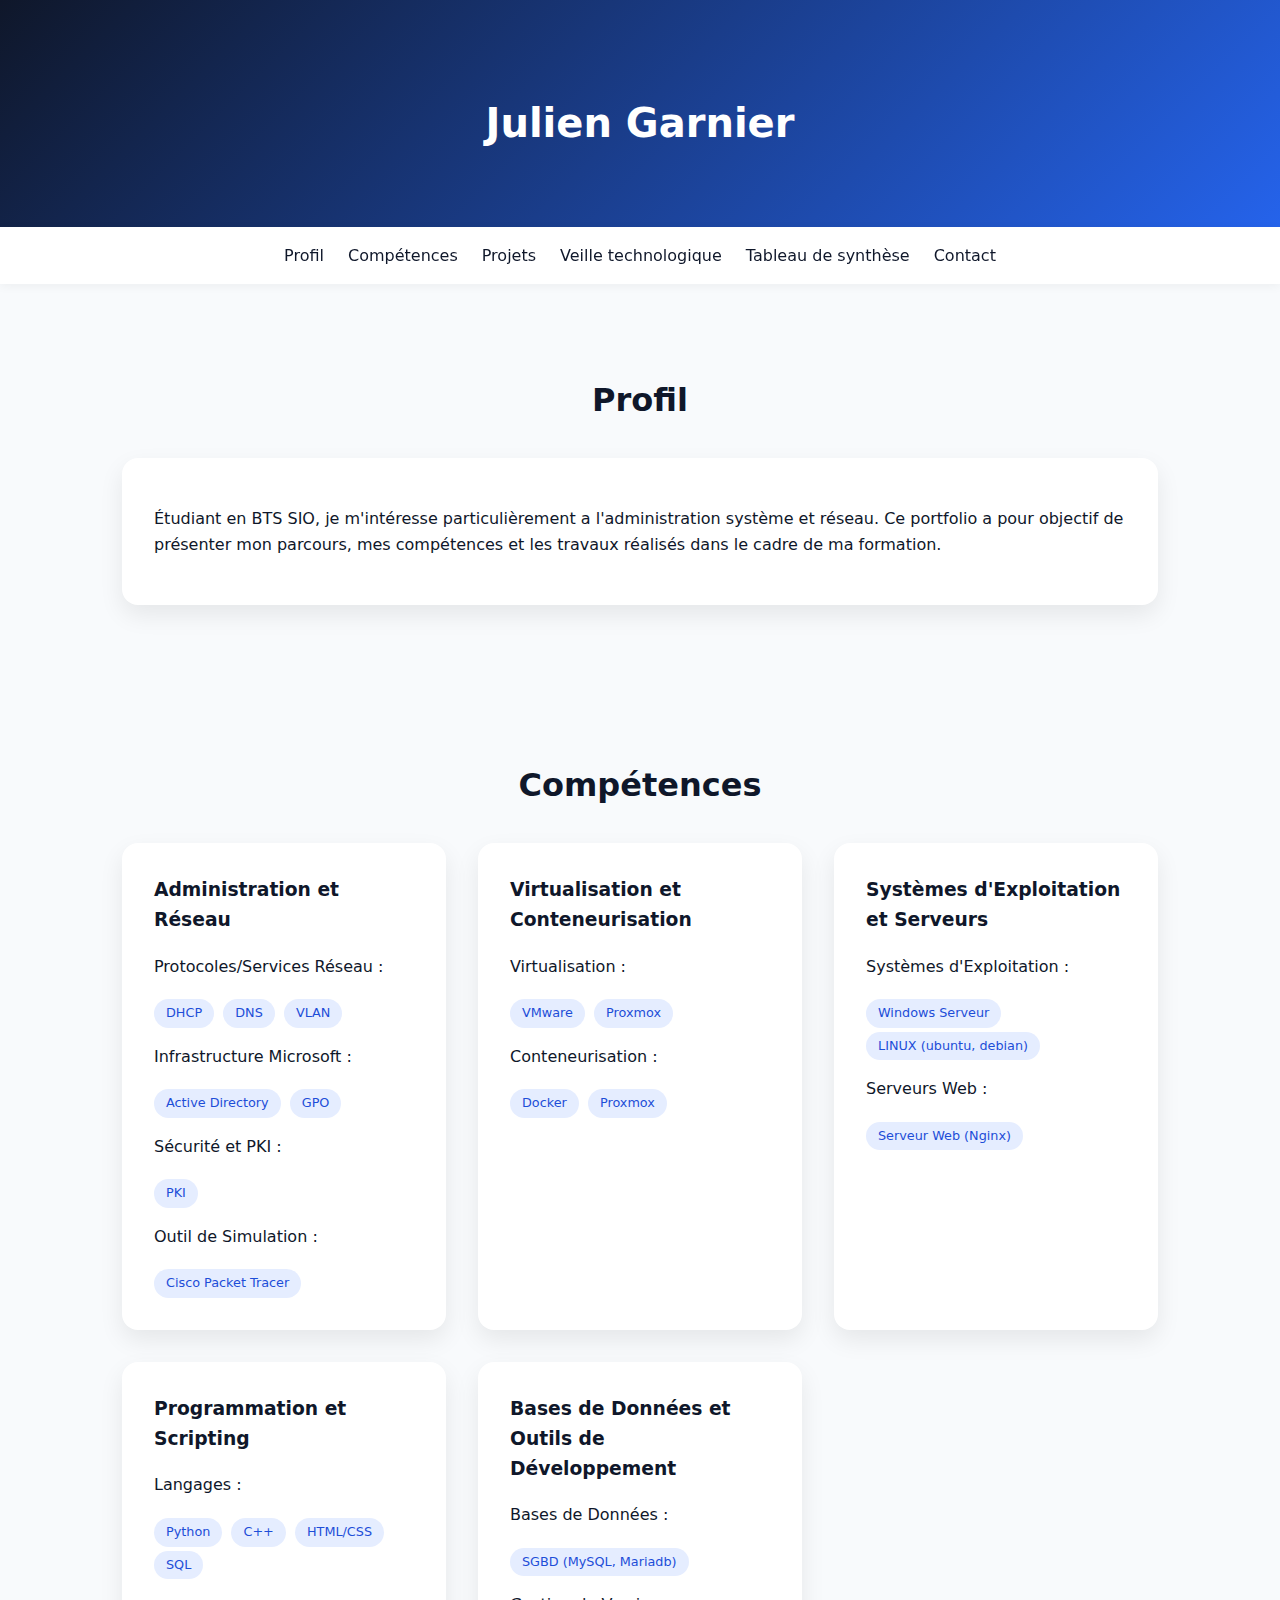
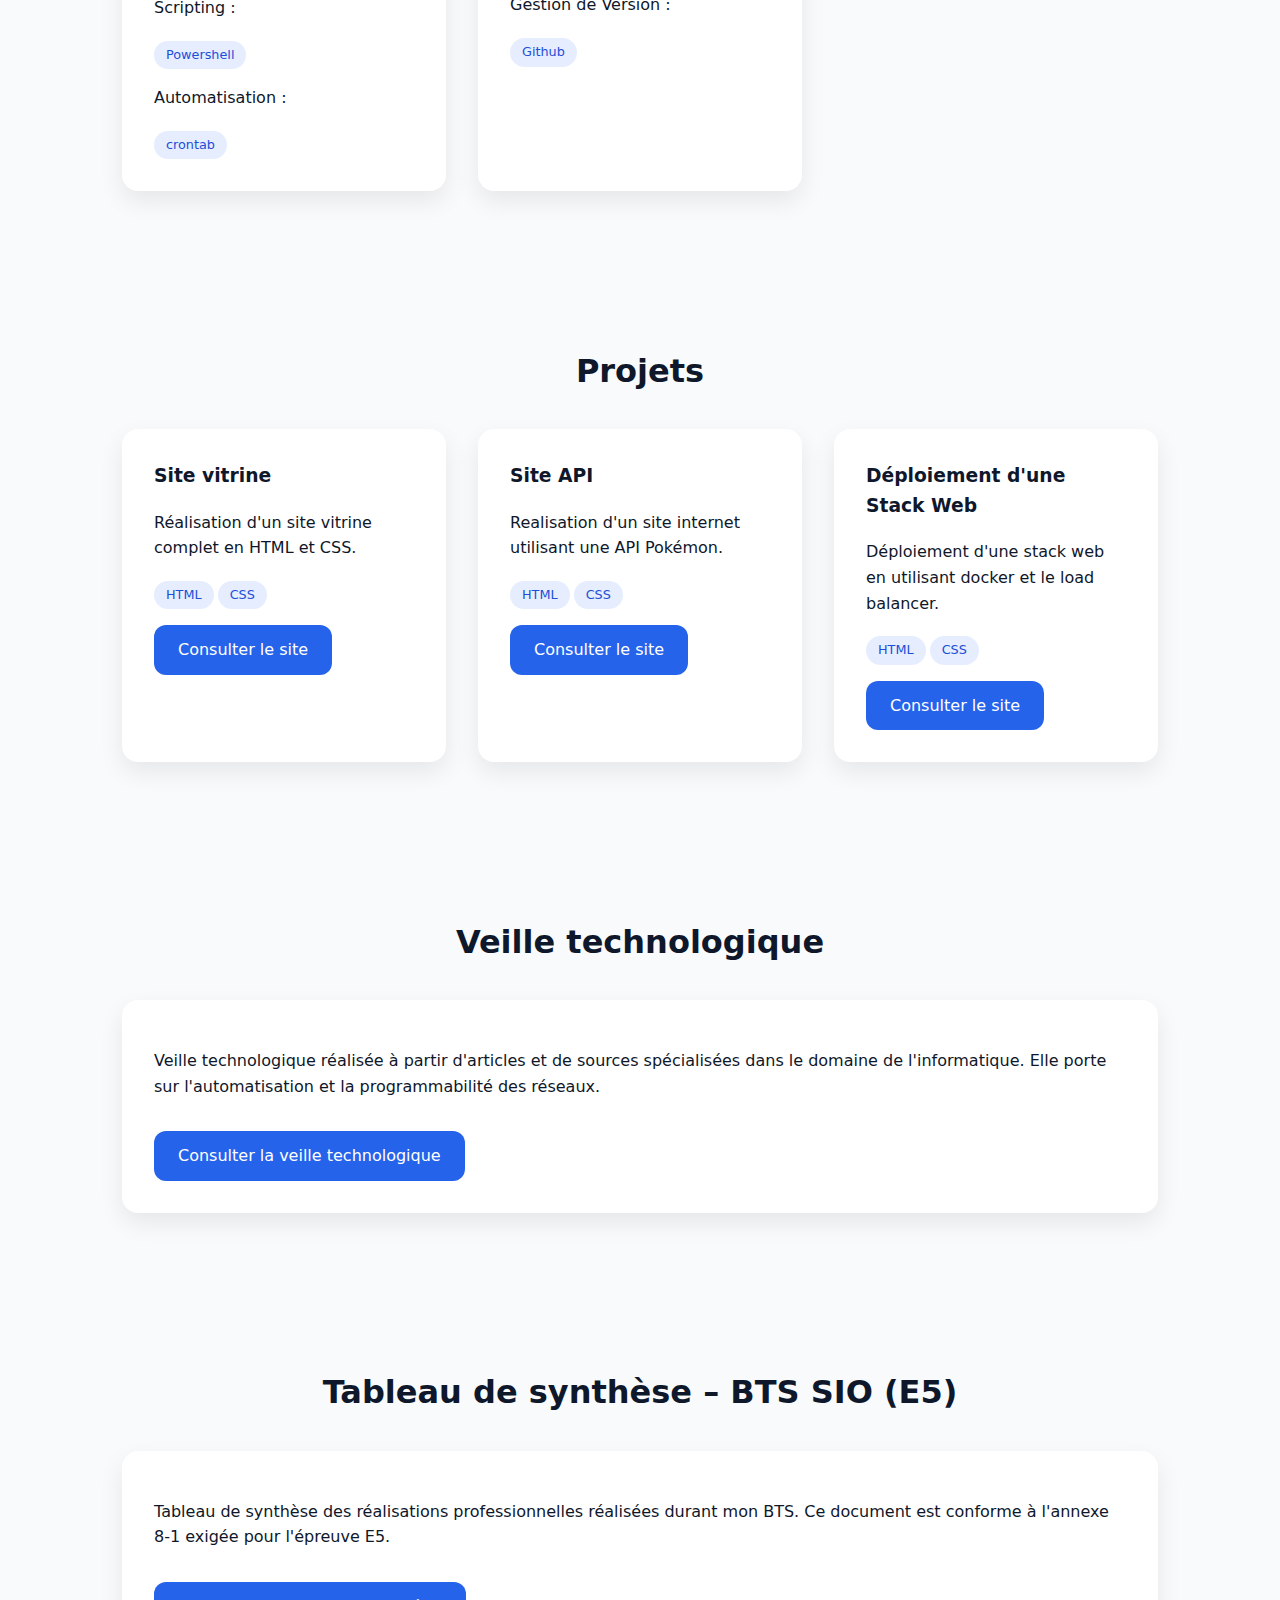
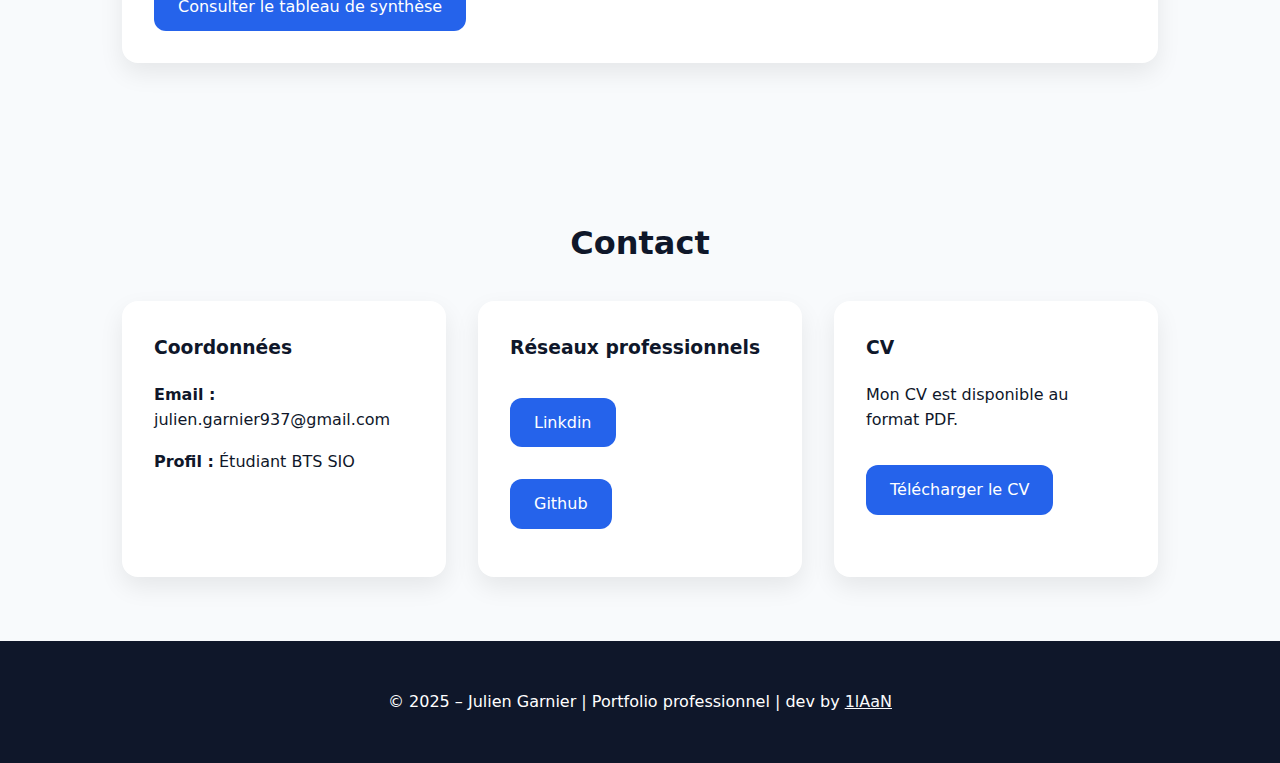
<file: index.html>
<!DOCTYPE html>
<html lang="fr">

<head>
  <meta charset="UTF-8" />
  <meta name="viewport" content="width=device-width, initial-scale=1.0" />
  <title>Julien Garnier – Portfolio</title>
  <style>
    html,
    body {
      scroll-behavior: smooth;
    }

    :root {
      --primary: #0f172a;
      --secondary: #2563eb;
      --bg: #f8fafc;
      --card: #ffffff;
      --text: #0f172a;
      --muted: #64748b;
    }

    * {
      box-sizing: border-box;
    }

    body {
      margin: 0;
      font-family: system-ui, -apple-system, BlinkMacSystemFont, 'Segoe UI', Roboto, Ubuntu, sans-serif;
      background: var(--bg);
      color: var(--text);
      line-height: 1.6;
    }

    header {
      background: linear-gradient(135deg, var(--primary), var(--secondary));
      color: white;
      padding: 4rem 2rem;
      text-align: center;
    }

    .lien {

      color: #f8fafc;
    }

    header h1 {
      font-size: 2.5rem;
      margin-bottom: .5rem;
    }

    header p {
      max-width: 700px;
      margin: auto;
      opacity: .95;
    }

    nav {
      background: white;
      position: sticky;
      top: 0;
      z-index: 10;
      box-shadow: 0 2px 10px rgba(0, 0, 0, .05);
    }

    nav ul {
      display: flex;
      gap: 1.5rem;
      list-style: none;
      margin: 0;
      padding: 1rem 2rem;
      justify-content: center;
    }

    nav a {
      text-decoration: none;
      color: var(--text);
      font-weight: 500;
    }

    nav a:hover {
      color: var(--secondary);
    }

    section {
      padding: 4rem 2rem;
      max-width: 1100px;
      margin: auto;
      scroll-margin-top: 60px;
    }

    h2 {
      font-size: 2rem;
      margin-bottom: 2rem;
      text-align: center;
    }

    .grid {
      display: grid;
      grid-template-columns: repeat(auto-fit, minmax(260px, 1fr));
      gap: 2rem;
    }

    .card {
      background: var(--card);
      border-radius: 1rem;
      padding: 2rem;
      box-shadow: 0 10px 25px rgba(0, 0, 0, .08);
    }

    .card h3 {
      margin-top: 0;
    }

    .tags span {
      display: inline-block;
      background: #e5edff;
      color: #1d4ed8;
      padding: .25rem .75rem;
      border-radius: 999px;
      font-size: .8rem;
      margin: .25rem .25rem 0 0;
    }

    footer {
      background: var(--primary);
      color: white;
      text-align: center;
      padding: 2rem;
    }

    .btn {
      display: inline-block;
      margin-top: 1rem;
      background: var(--secondary);
      color: white;
      padding: .75rem 1.5rem;
      border-radius: .75rem;
      text-decoration: none;
      font-weight: 500;
    }

    .btn:hover {
      opacity: .9;
    }
  </style>
</head>

<body>

  <header>
    <h1>Julien Garnier</h1>
  </header>

  <nav>
    <ul>
      <li><a href="#profil">Profil</a></li>
      <li><a href="#competences">Compétences</a></li>
      <li><a href="#projets">Projets</a></li>
      <li><a href="#veille">Veille technologique</a></li>
      <li><a href="#synthese">Tableau de synthèse</a></li>
      <li><a href="#contact">Contact</a></li>
    </ul>
  </nav>

  <section id="profil">
    <h2>Profil</h2>
    <div class="card">
      <p>
        Étudiant en BTS SIO, je m'intéresse particulièrement a l'administration système et réseau.
        Ce portfolio a pour objectif de présenter mon parcours, mes compétences et les travaux réalisés
        dans le cadre de ma formation.
      </p>
    </div>
  </section>

  <section id="competences">
    <h2>Compétences</h2>
    <div class="grid">
      <div class="card">
        <h3>Administration et Réseau</h3>
        <div class="tags">
          <p>Protocoles/Services Réseau :</p>
          <span>DHCP</span>
          <span>DNS</span>
          <span>VLAN</span>
          <p>Infrastructure Microsoft :</p>
          <span>Active Directory</span>
          <span>GPO</span>
          <p>Sécurité et PKI :</p>
          <span>PKI</span>
          <p>Outil de Simulation :</p>
          <span>Cisco Packet Tracer</span>
        </div>
      </div>
      <div class="card">
        <h3>Virtualisation et Conteneurisation</h3>
        <div class="tags">
          <p>Virtualisation :</p>
          <span>VMware</span>
          <span>Proxmox</span>
          <p>Conteneurisation :</p>
          <span>Docker</span>
          <span>Proxmox</span>
        </div>
      </div>
      <div class="card">
        <h3>Systèmes d'Exploitation et Serveurs</h3>
        <div class="tags">
          <p>Systèmes d'Exploitation :</p>
          <span>Windows Serveur</span>
          <span>LINUX (ubuntu, debian)</span>
          <p>Serveurs Web :</p>
          <span>Serveur Web (Nginx)</span>
        </div>
      </div>
      <div class="card">
        <h3>Programmation et Scripting</h3>
        <div class="tags">
          <p>Langages :</p>
          <span>Python</span>
          <span>C++</span>
          <span>HTML/CSS</span>
          <span>SQL</span>
          <p>Scripting :</p>
          <span>Powershell</span>
          <p>Automatisation :</p>
          <span>crontab</span>
        </div>
      </div>
      <div class="card">
        <h3>Bases de Données et Outils de Développement</h3>
        <div class="tags">
          <p>Bases de Données :</p>
          <span>SGBD (MySQL, Mariadb)</span>
          <p>Gestion de Version :</p>
          <span>Github</span>
        </div>
      </div>
    </div>
  </section>

  <section id="projets">
    <h2>Projets</h2>
    <div class="grid">
      <div class="card">
        <h3>Site vitrine</h3>
        <p>Réalisation d'un site vitrine complet en HTML et CSS.</p>
        <div class="tags"><span>HTML</span><span>CSS</span></div>
        <a class="btn" href="PROJET/site vitrine/index.html" target="_blank">Consulter le site</a>
      </div>
      <div class="card">
        <h3>Site API</h3>
        <p>Realisation d'un site internet utilisant une API Pokémon.</p>
        <div class="tags"><span>HTML</span><span>CSS</span></div>
        <a class="btn" href="PROJET/PokeProjet/PokeProjet/Poke_index.html" target="_blank">Consulter le site</a>
      </div>
      <div class="card">
        <h3>Déploiement d'une Stack Web</h3>
        <p>Déploiement d'une stack web en utilisant docker et le load balancer.</p>
        <div class="tags"><span>HTML</span><span>CSS</span></div>
        <a class="btn" href="TP Loadbalancer-1.odt" target="_blank">Consulter le site</a>
      </div>
    </div>
  </section>

  <section id="veille">
    <h2>Veille technologique</h2>
    <div class="card">
      <p>
        Veille technologique réalisée à partir d'articles et de sources spécialisées dans le domaine de l'informatique.
        Elle porte sur l'automatisation et la programmabilité des réseaux.
      </p>
      <a class="btn" href="Article veille techno/veille informationelle.xlsx" download>Consulter la veille
        technologique</a>
    </div>
  </section>

  <section id="synthese">
    <h2>Tableau de synthèse – BTS SIO (E5)</h2>
    <div class="card">
      <p>
        Tableau de synthèse des réalisations professionnelles réalisées durant mon BTS.
        Ce document est conforme à l'annexe 8-1 exigée pour l'épreuve E5.
      </p>
      <a class="btn" href="8 - BTS SIO - Annexe 8-1 - Tableau de synthe╠Çse - Epreuve E5 - 2025 1.xlsx"
        download>Consulter le tableau de synthèse</a>
    </div>
  </section>

  <section id="contact">
    <h2>Contact</h2>
    <div class="grid">
      <div class="card">
        <h3>Coordonnées</h3>
        <p><strong>Email :</strong> julien.garnier937@gmail.com</p>
        <p><strong>Profil :</strong> Étudiant BTS SIO</p>
      </div>
      <div class="card">
        <h3>Réseaux professionnels</h3>
        <p><a class="btn" href="https://www.linkedin.com/in/julien-garnier-59138232b/" target="_blank">Linkdin</a></p>
        <p><a class="btn" href="https://github.com/Julien-koji" target="_blank">Github</a></p>
      </div>
      <div class="card">
        <h3>CV</h3>
        <p>Mon CV est disponible au format PDF.</p>
        <a class="btn" href="GARNIER Julien CV.pdf" download>Télécharger le CV</a>
      </div>
    </div>
  </section>

  <footer>
    <p>© 2025 – Julien Garnier | Portfolio professionnel | dev by <a class="lien" href="https://github.com/1laan"
        target="_blank"> 1lAaN</a></p>
  </footer>

  <script>
    document.querySelectorAll('a[href^="#"]').forEach(anchor => {
      anchor.addEventListener('click', function (e) {
        e.preventDefault();
        const target = document.querySelector(this.getAttribute('href'));
        if (!target) return;

        const navHeight = 60;
        const targetPosition = target.getBoundingClientRect().top + window.pageYOffset - navHeight;
        const startPosition = window.pageYOffset;
        const distance = targetPosition - startPosition;
        const duration = 800;
        let start = null;

        function animation(currentTime) {
          if (start === null) start = currentTime;
          const timeElapsed = currentTime - start;
          const run = ease(timeElapsed, startPosition, distance, duration);
          window.scrollTo(0, run);
          if (timeElapsed < duration) requestAnimationFrame(animation);
        }

        function ease(t, b, c, d) {
          t /= d / 2;
          if (t < 1) return c / 2 * t * t + b;
          t--;
          return -c / 2 * (t * (t - 2) - 1) + b;
        }

        requestAnimationFrame(animation);
      });
    });
  </script>
</body>

</html>
</file>
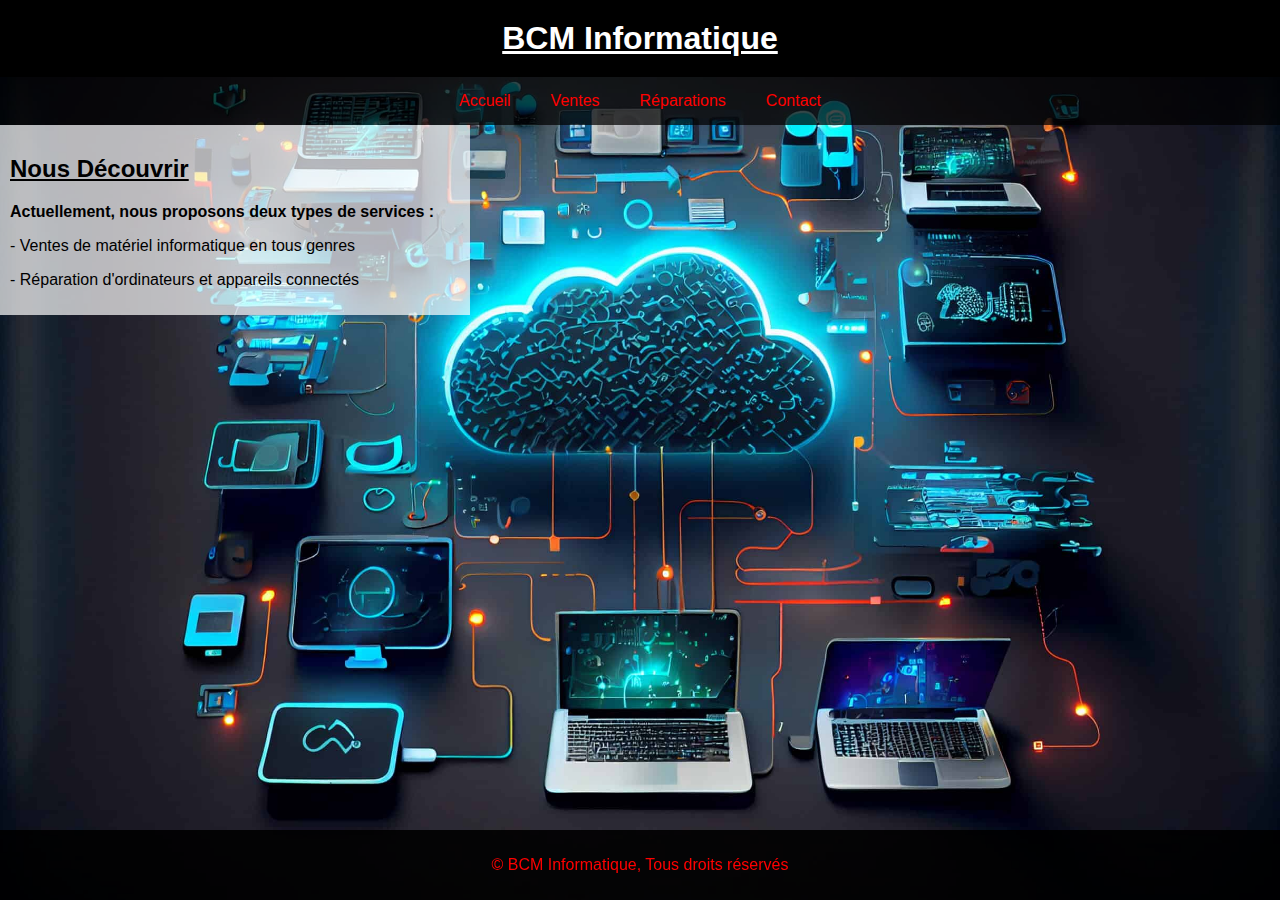
<file: site vitrine/index.html>
<!DOCTYPE html>
<html>
<head>
    <meta charset="UTF-8"/>
    <title>BCM INFORMATIQUE</title>
    <link rel="stylesheet" href="css/styles-accueil.css">
</head>
<body> 
    <header>
        <h1><u>BCM Informatique</u></h1>
    </header>
    <nav>
        <a href="index.html">Accueil</a>
        <a href="html pages/ventes.html">Ventes</a>
        <a href="html pages/reparations.html">Réparations</a>
        <a href="html pages/contact.html">Contact</a>
    </nav>
    <div class="container">
        <h2><u>Nous Découvrir</u></h2>
        <p><strong>Actuellement, nous proposons deux types de services :</strong></p> 
		<p>- Ventes de matériel informatique en tous genres</p>
		<p>- Réparation d'ordinateurs et appareils connectés</p>
    </div>
    <footer>
        <p>&copy; BCM Informatique, Tous droits réservés</p>
    </footer>
</body>
</html>
</file>
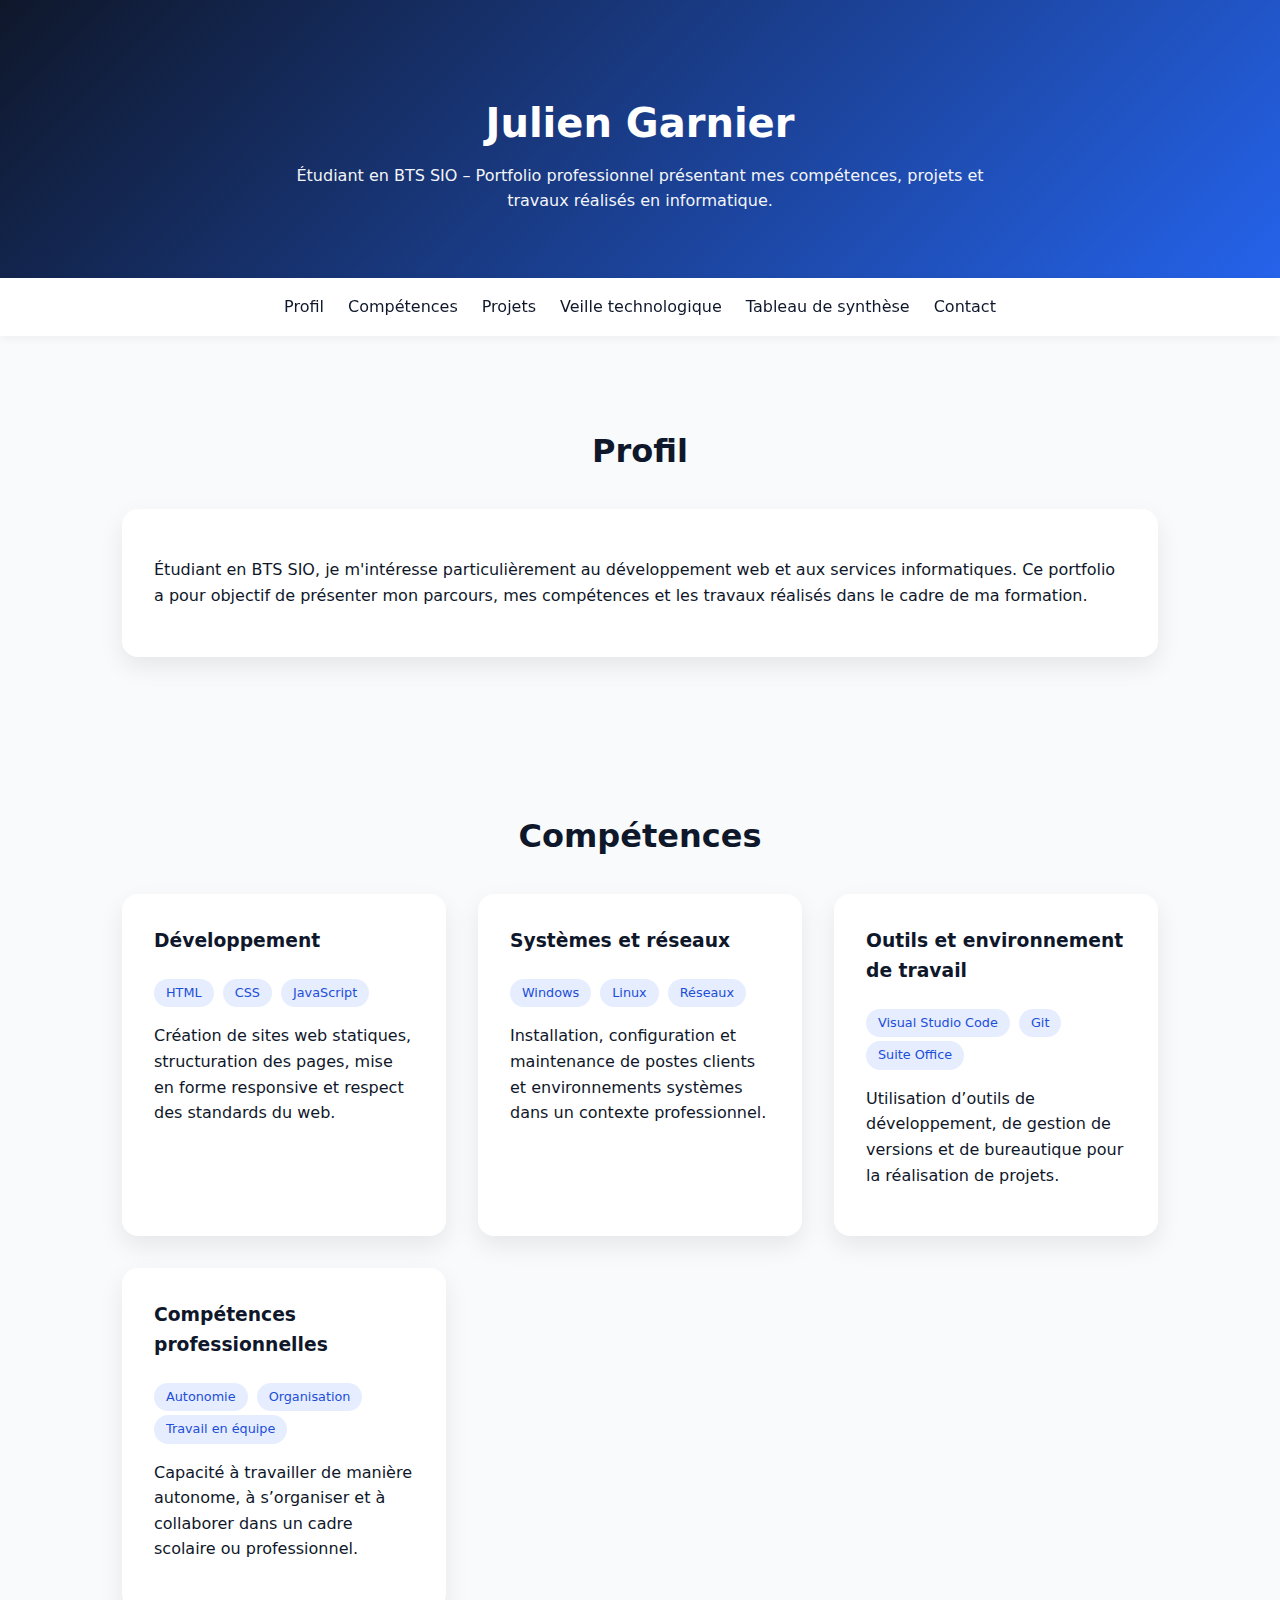
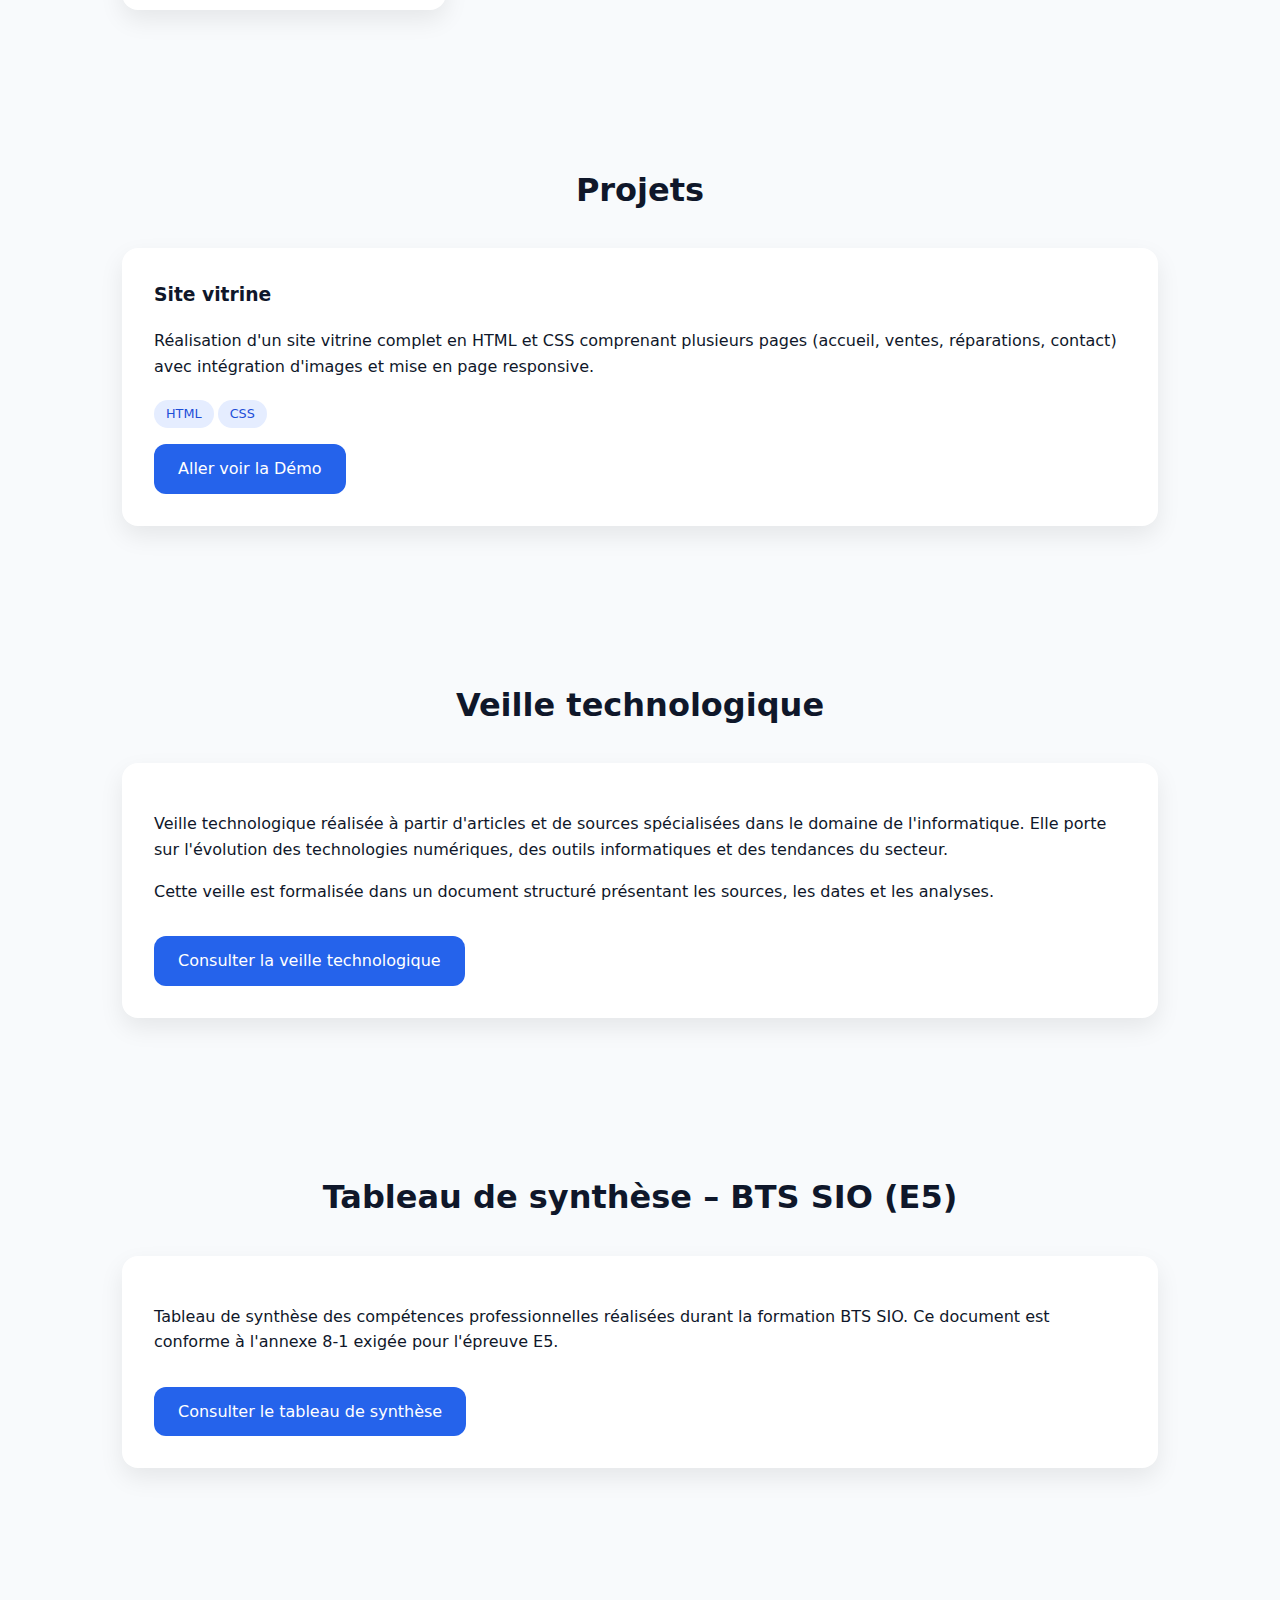
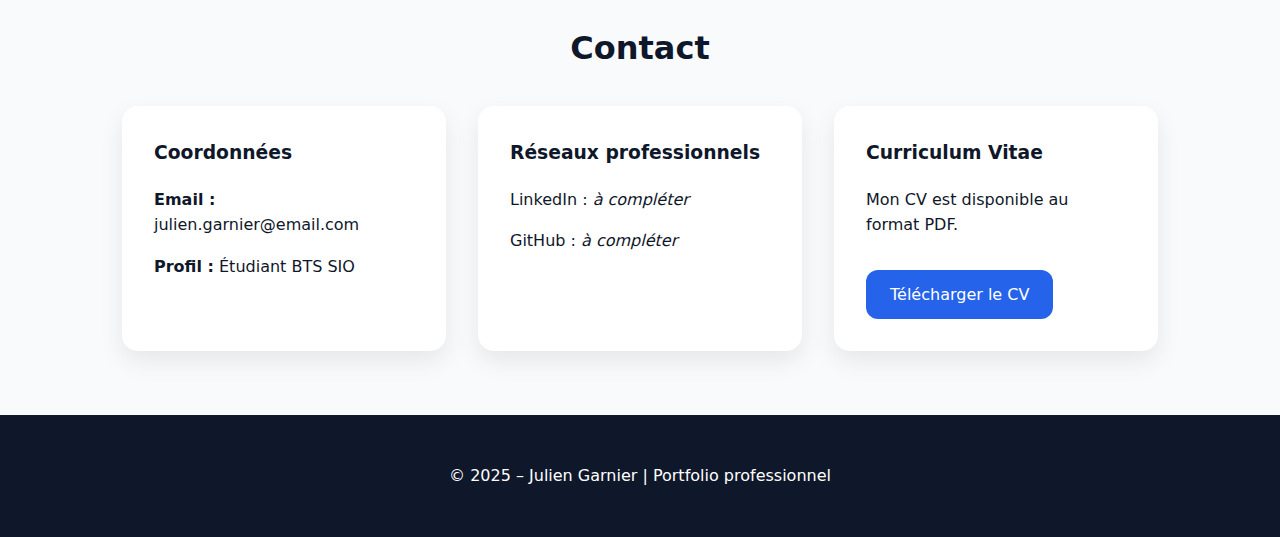
<file: portfolio_professionnel_julien_garnier.html>
<!DOCTYPE html>
<html lang="fr">
<head>
  <meta charset="UTF-8" />
  <meta name="viewport" content="width=device-width, initial-scale=1.0" />
  <title>Julien Garnier – Portfolio</title>
  <style>
    :root {
      --primary: #0f172a;
      --secondary: #2563eb;
      --bg: #f8fafc;
      --card: #ffffff;
      --text: #0f172a;
      --muted: #64748b;
    }
    * { box-sizing: border-box; }
    body {
      margin: 0;
      font-family: system-ui, -apple-system, BlinkMacSystemFont, 'Segoe UI', Roboto, Ubuntu, sans-serif;
      background: var(--bg);
      color: var(--text);
      line-height: 1.6;
    }
    header {
      background: linear-gradient(135deg, var(--primary), var(--secondary));
      color: white;
      padding: 4rem 2rem;
      text-align: center;
    }
    header h1 { font-size: 2.5rem; margin-bottom: .5rem; }
    header p { max-width: 700px; margin: auto; opacity: .95; }
    nav {
      background: white;
      position: sticky;
      top: 0;
      z-index: 10;
      box-shadow: 0 2px 10px rgba(0,0,0,.05);
    }
    nav ul {
      display: flex;
      gap: 1.5rem;
      list-style: none;
      margin: 0;
      padding: 1rem 2rem;
      justify-content: center;
    }
    nav a { text-decoration: none; color: var(--text); font-weight: 500; }
    nav a:hover { color: var(--secondary); }
    section {
      padding: 4rem 2rem;
      max-width: 1100px;
      margin: auto;
    }
    h2 { font-size: 2rem; margin-bottom: 2rem; text-align: center; }
    .grid {
      display: grid;
      grid-template-columns: repeat(auto-fit, minmax(260px, 1fr));
      gap: 2rem;
    }
    .card {
      background: var(--card);
      border-radius: 1rem;
      padding: 2rem;
      box-shadow: 0 10px 25px rgba(0,0,0,.08);
    }
    .card h3 { margin-top: 0; }
    .tags span {
      display: inline-block;
      background: #e5edff;
      color: #1d4ed8;
      padding: .25rem .75rem;
      border-radius: 999px;
      font-size: .8rem;
      margin: .25rem .25rem 0 0;
    }
    footer {
      background: var(--primary);
      color: white;
      text-align: center;
      padding: 2rem;
    }
    .btn {
      display: inline-block;
      margin-top: 1rem;
      background: var(--secondary);
      color: white;
      padding: .75rem 1.5rem;
      border-radius: .75rem;
      text-decoration: none;
      font-weight: 500;
    }
    .btn:hover { opacity: .9; }
  </style>
</head>
<body>

<header>
  <h1>Julien Garnier</h1>
  <p>Étudiant en BTS SIO – Portfolio professionnel présentant mes compétences, projets et travaux réalisés en informatique.</p>
</header>

<nav>
  <ul>
    <li><a href="#profil">Profil</a></li>
    <li><a href="#competences">Compétences</a></li>
    <li><a href="#projets">Projets</a></li>
    <li><a href="#veille">Veille technologique</a></li>
    <li><a href="#synthese">Tableau de synthèse</a></li>
    <li><a href="#contact">Contact</a></li>
  </ul>
</nav>

<section id="profil">
  <h2>Profil</h2>
  <div class="card">
    <p>
      Étudiant en BTS SIO, je m'intéresse particulièrement au développement web et aux services informatiques.
      Ce portfolio a pour objectif de présenter mon parcours, mes compétences et les travaux réalisés
      dans le cadre de ma formation.
    </p>
  </div>
</section>

<section id="competences">
  <h2>Compétences</h2>
  <div class="grid">
    <div class="card">
      <h3>Développement</h3>
      <div class="tags">
        <span>HTML</span>
        <span>CSS</span>
        <span>JavaScript</span>
      </div>
      <p>Création de sites web statiques, structuration des pages, mise en forme responsive et respect des standards du web.</p>
    </div>
    <div class="card">
      <h3>Systèmes et réseaux</h3>
      <div class="tags">
        <span>Windows</span>
        <span>Linux</span>
        <span>Réseaux</span>
      </div>
      <p>Installation, configuration et maintenance de postes clients et environnements systèmes dans un contexte professionnel.</p>
    </div>
    <div class="card">
      <h3>Outils et environnement de travail</h3>
      <div class="tags">
        <span>Visual Studio Code</span>
        <span>Git</span>
        <span>Suite Office</span>
      </div>
      <p>Utilisation d’outils de développement, de gestion de versions et de bureautique pour la réalisation de projets.</p>
    </div>
    <div class="card">
      <h3>Compétences professionnelles</h3>
      <div class="tags">
        <span>Autonomie</span>
        <span>Organisation</span>
        <span>Travail en équipe</span>
      </div>
      <p>Capacité à travailler de manière autonome, à s’organiser et à collaborer dans un cadre scolaire ou professionnel.</p>
    </div>
  </div>
</section>

<section id="projets">
  <h2>Projets</h2>
  <div class="grid">
    <div class="card">
      <h3>Site vitrine</h3>
      <p>Réalisation d'un site vitrine complet en HTML et CSS comprenant plusieurs pages (accueil, ventes, réparations, contact) avec intégration d'images et mise en page responsive.</p>
      <div class="tags"><span>HTML</span><span>CSS</span></div>
      <a class="btn" href="site vitrine/index.html" target="_blank">Aller voir la Démo</a>
    </div>
</section>

<section id="veille">
  <h2>Veille technologique</h2>
  <div class="card">
    <p>
      Veille technologique réalisée à partir d'articles et de sources spécialisées dans le domaine de l'informatique.
      Elle porte sur l'évolution des technologies numériques, des outils informatiques et des tendances du secteur.
    </p>
    <p>
      Cette veille est formalisée dans un document structuré présentant les sources, les dates et les analyses.
    </p>
    <a class="btn" href="Article veille techno/veille informationelle.xlsx" download>Consulter la veille technologique</a>
  </div>
</section>

<section id="synthese">
  <h2>Tableau de synthèse – BTS SIO (E5)</h2>
  <div class="card">
    <p>
      Tableau de synthèse des compétences professionnelles réalisées durant la formation BTS SIO.
      Ce document est conforme à l'annexe 8-1 exigée pour l'épreuve E5.
    </p>
    <a class="btn" href="8 - BTS SIO - Annexe 8-1 - Tableau de synthe╠Çse - Epreuve E5 - 2025 1.xlsx" download>Consulter le tableau de synthèse</a>
  </div>
</section>

<section id="contact">
  <h2>Contact</h2>
  <div class="grid">
    <div class="card">
      <h3>Coordonnées</h3>
      <p><strong>Email :</strong> julien.garnier@email.com</p>
      <p><strong>Profil :</strong> Étudiant BTS SIO</p>
    </div>
    <div class="card">
      <h3>Réseaux professionnels</h3>
      <p>LinkedIn : <em>à compléter</em></p>
      <p>GitHub : <em>à compléter</em></p>
    </div>
    <div class="card">
      <h3>Curriculum Vitae</h3>
      <p>Mon CV est disponible au format PDF.</p>
      <a class="btn" href="GARNIER Julien CV.pdf" download>Télécharger le CV</a>
    </div>
  </div>
</section>

<footer>
  <p>© 2025 – Julien Garnier | Portfolio professionnel</p>
</footer>

</body>
</html>
</file>
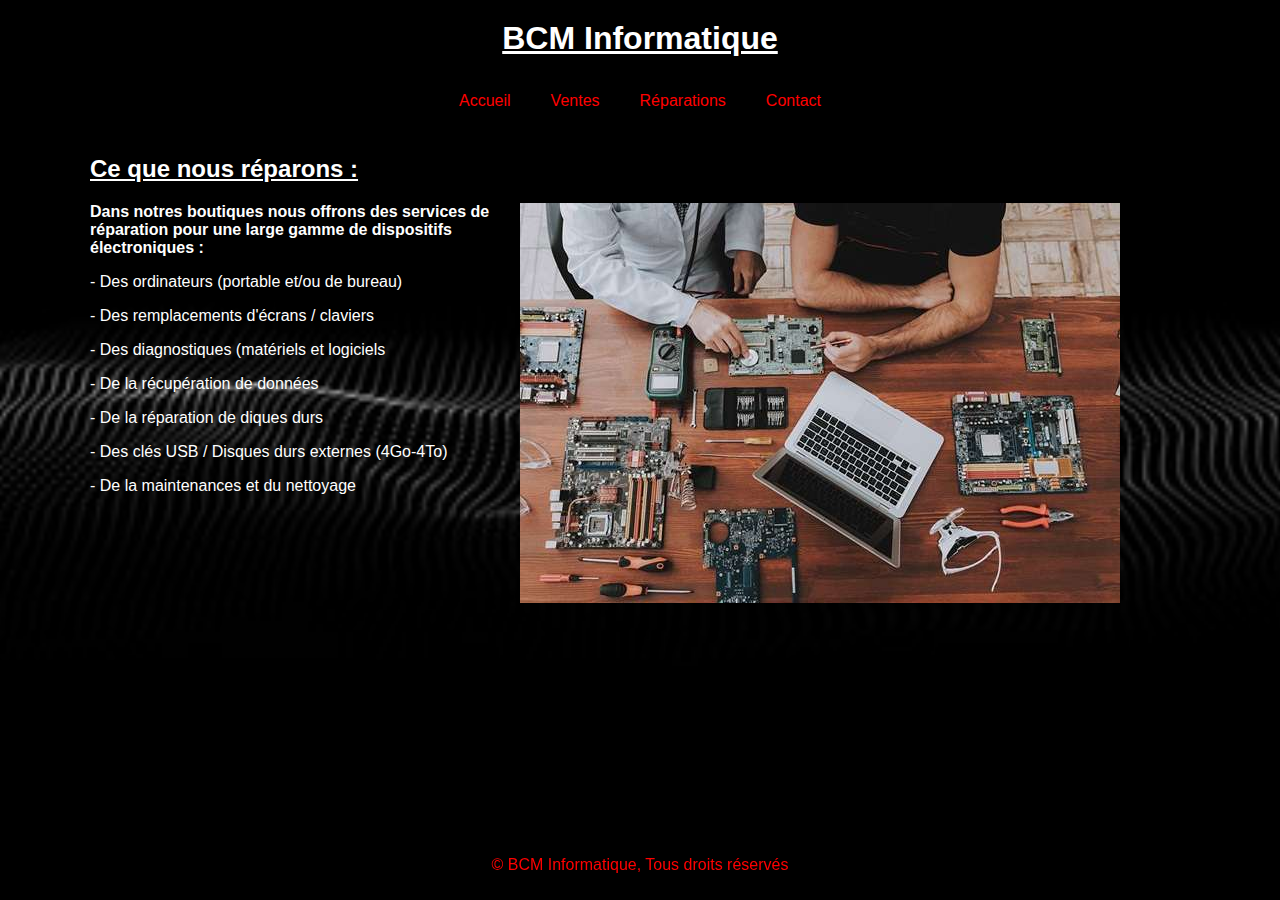
<file: site vitrine/html pages/reparations.html>
<!DOCTYPE html>
<html>
<head>
    <meta charset="UTF-8"/>
    <title>BCM INFORMATIQUE</title>
    <link rel="stylesheet" href="../css/styles-pages.css">
</head>
<body> 
    <header>
        <h1><u>BCM Informatique</u></h1>
    </header>
    <nav>
        <a href="../index.html">Accueil</a>
        <a href="ventes.html">Ventes</a>
        <a href="reparations.html">Réparations</a>
        <a href="contact.html">Contact</a>
    </nav>
    <div class="container">
        <h2><u>Ce que nous réparons :</u></h2>
        <img src="../images/reparation.jpg" alt="réparation" class="image-droite" width="600px";>
        <p><strong>Dans notres boutiques nous offrons des services de réparation pour une large gamme de dispositifs électroniques :</strong></p> 
		<p>- Des ordinateurs (portable et/ou de bureau)</p>
		<p>- Des remplacements d'écrans / claviers</p>
        <p>- Des diagnostiques (matériels et logiciels</p>
        <p>- De la récupération de données</p>
        <p>- De la réparation de diques durs</p>
        <p>- Des clés USB / Disques durs externes (4Go-4To)</p>
        <p>- De la maintenances et du nettoyage</p>
    </div>
    <footer>
        <p>&copy; BCM Informatique, Tous droits réservés</p>
    </footer>
</body>
</html>
</file>
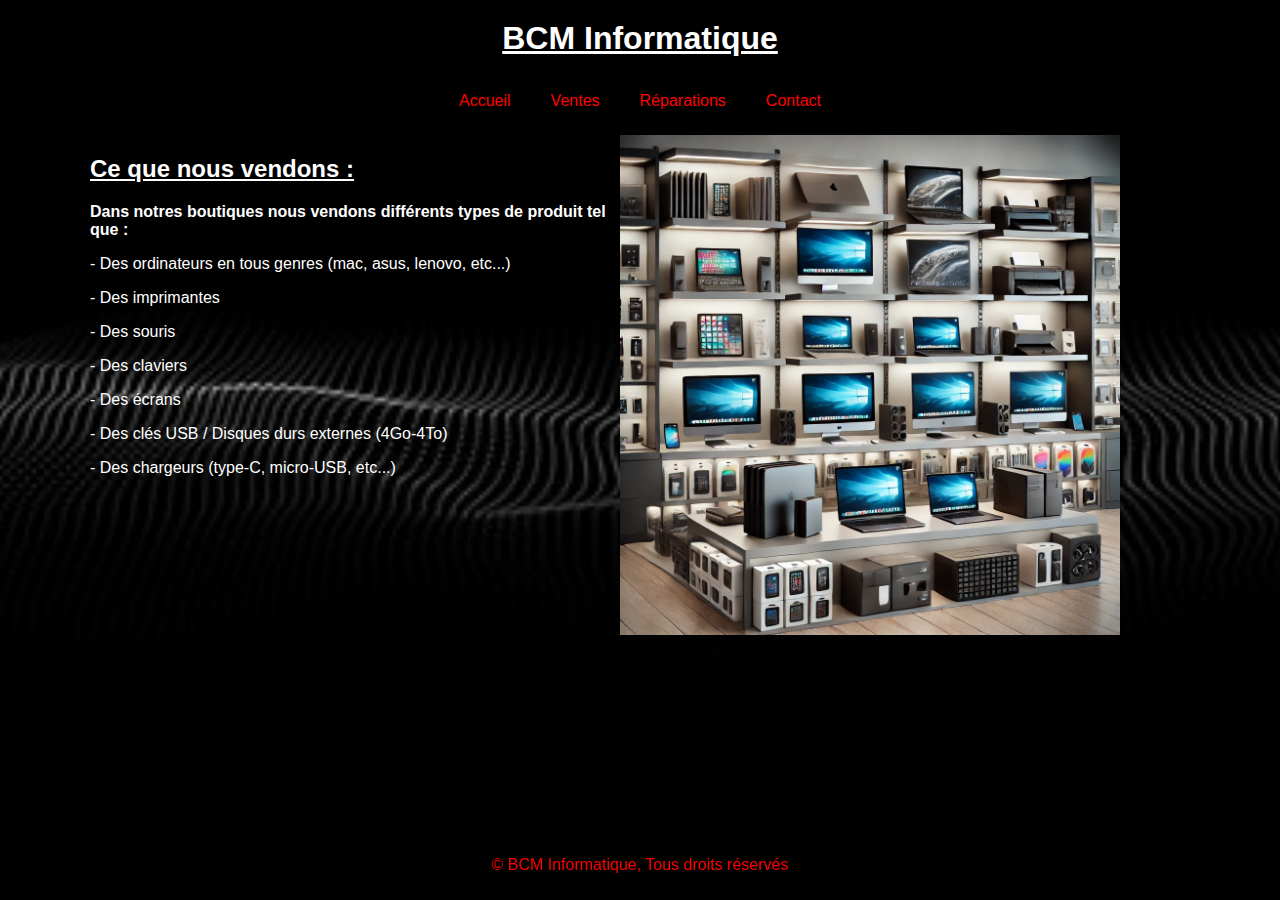
<file: site vitrine/html pages/ventes.html>
<!DOCTYPE html>
<html>
<head>
    <meta charset="UTF-8"/>
    <title>BCM INFORMATIQUE</title>
    <link rel="stylesheet" href="../css/styles-pages.css">
</head>
<body> 
    <header>
        <h1><u>BCM Informatique</u></h1>
    </header>
    <nav>
        <a href="../index.html">Accueil</a>
        <a href="ventes.html">Ventes</a>
        <a href="reparations.html">Réparations</a>
        <a href="contact.html">Contact</a>
    </nav>
    <div class="container">
        <img src="../images/vente.jpeg" alt="vente" class="image-droite" width="500px";>
        <h2><u>Ce que nous vendons :</u></h2>
        <p><strong>Dans notres boutiques nous vendons différents types de produit tel que :</strong></p> 
		<p>- Des ordinateurs en tous genres (mac, asus, lenovo, etc...)</p>
		<p>- Des imprimantes</p>
        <p>- Des souris</p>
        <p>- Des claviers</p>
        <p>- Des écrans</p>
        <p>- Des clés USB / Disques durs externes (4Go-4To)</p>
        <p>- Des chargeurs (type-C, micro-USB, etc...)</p>
    </div>
    <footer>
        <p>&copy; BCM Informatique, Tous droits réservés</p>
    </footer>
</body>
</html>
</file>
<file: site vitrine/css/styles-accueil.css>
body {
    font-family: Arial, sans-serif;
    margin: 0;
    padding: 0;
    background-image: url('../images/wallpaper-accueil.jpeg');
    background-size: cover;
    background-repeat: no-repeat;
    background-position: center;
    background-attachment: fixed;
}

header {
    background-color: #000000;
    color: rgb(255, 255, 255);
    padding: 20px 0;
    text-align: center;
}

header h1 {
    margin: 0;
}

nav {
    display: flex;
    justify-content: center;
    background-color: #000000b7;
}

nav a {
    color: rgb(255, 0, 0);
    padding: 15px 20px;
    text-decoration: none;
}

nav a:hover {
    background-color: #0037ff57;
}

.container {
    background-color: #ffffffb1;
    color: rgb(0, 0, 0);
    padding: 10px;
    max-width: 450px;
}

footer {
    background-color: #000000e3;
    color: rgb(255, 0, 0);
    text-align: center;
    padding: 10px 0;
    bottom: 0;
    width: 100%;
    position: fixed;
}
</file>
<file: site vitrine/css/styles-pages.css>
body {
    font-family: Arial, sans-serif;
    margin: 0;
    padding: 0;
    background-image: url('../images/wallpaper-pages.jpg');
    background-size: cover;
    background-repeat: no-repeat;
    background-position: center;
    background-attachment: fixed;
}

header {
    background-color: #000000;
    color: rgb(255, 255, 255);
    padding: 20px 0;
    text-align: center;
}

header h1 {
    margin: 0;
}

nav {
    display: flex;
    justify-content: center;
    background-color: #000000b7;
}

nav a {
    color: rgb(255, 0, 0);
    padding: 15px 20px;
    text-decoration: none;
}

nav a:hover {
    background-color: #0037ff57;
}

.container {
    background-color: #ffffff00;
    color: rgb(255, 255, 255);
    margin-left: 80px;
    padding: 10px;
    max-width: 1500px;
}

.image-droite {
    float: right;
    margin-right: 150px;
}

footer {
    background-color: #000000e3;
    color: rgb(255, 0, 0);
    text-align: center;
    padding: 10px 0;
    bottom: 0;
    width: 100%;
    position: fixed;
}
</file>
